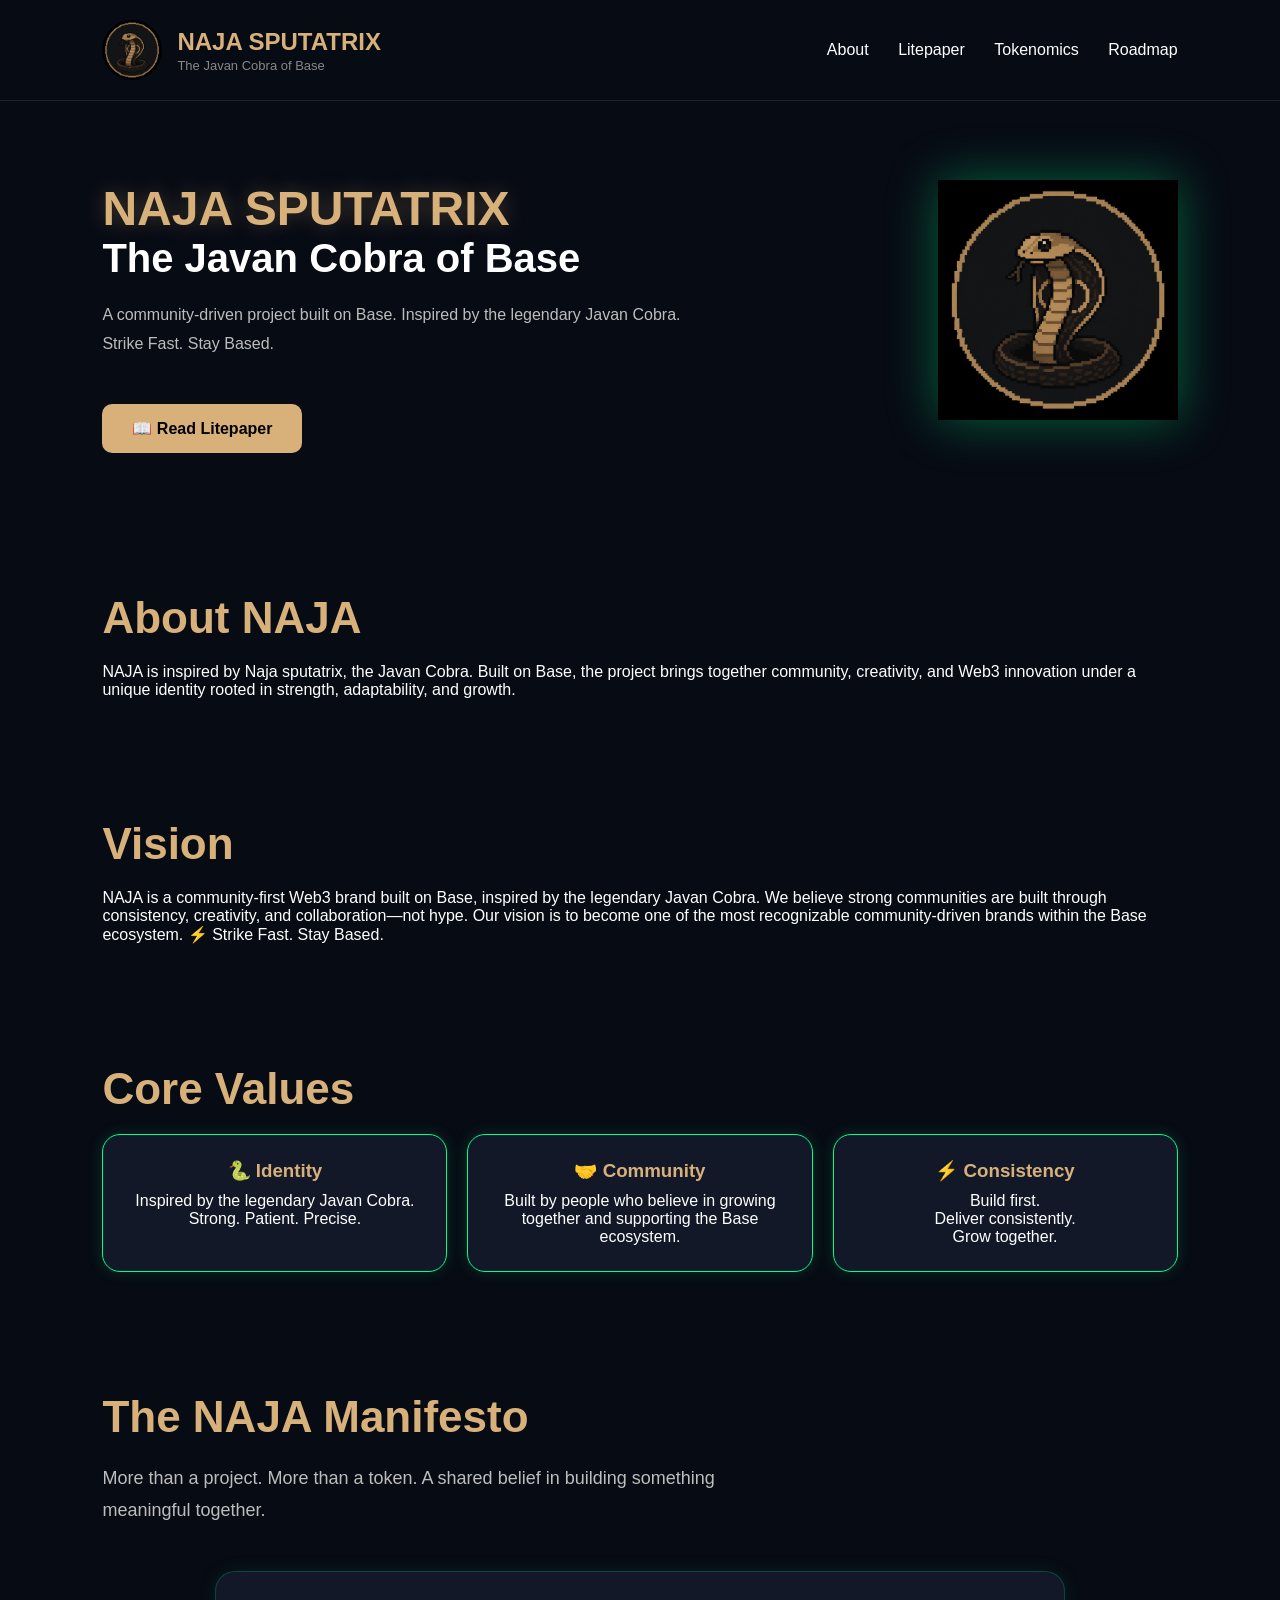
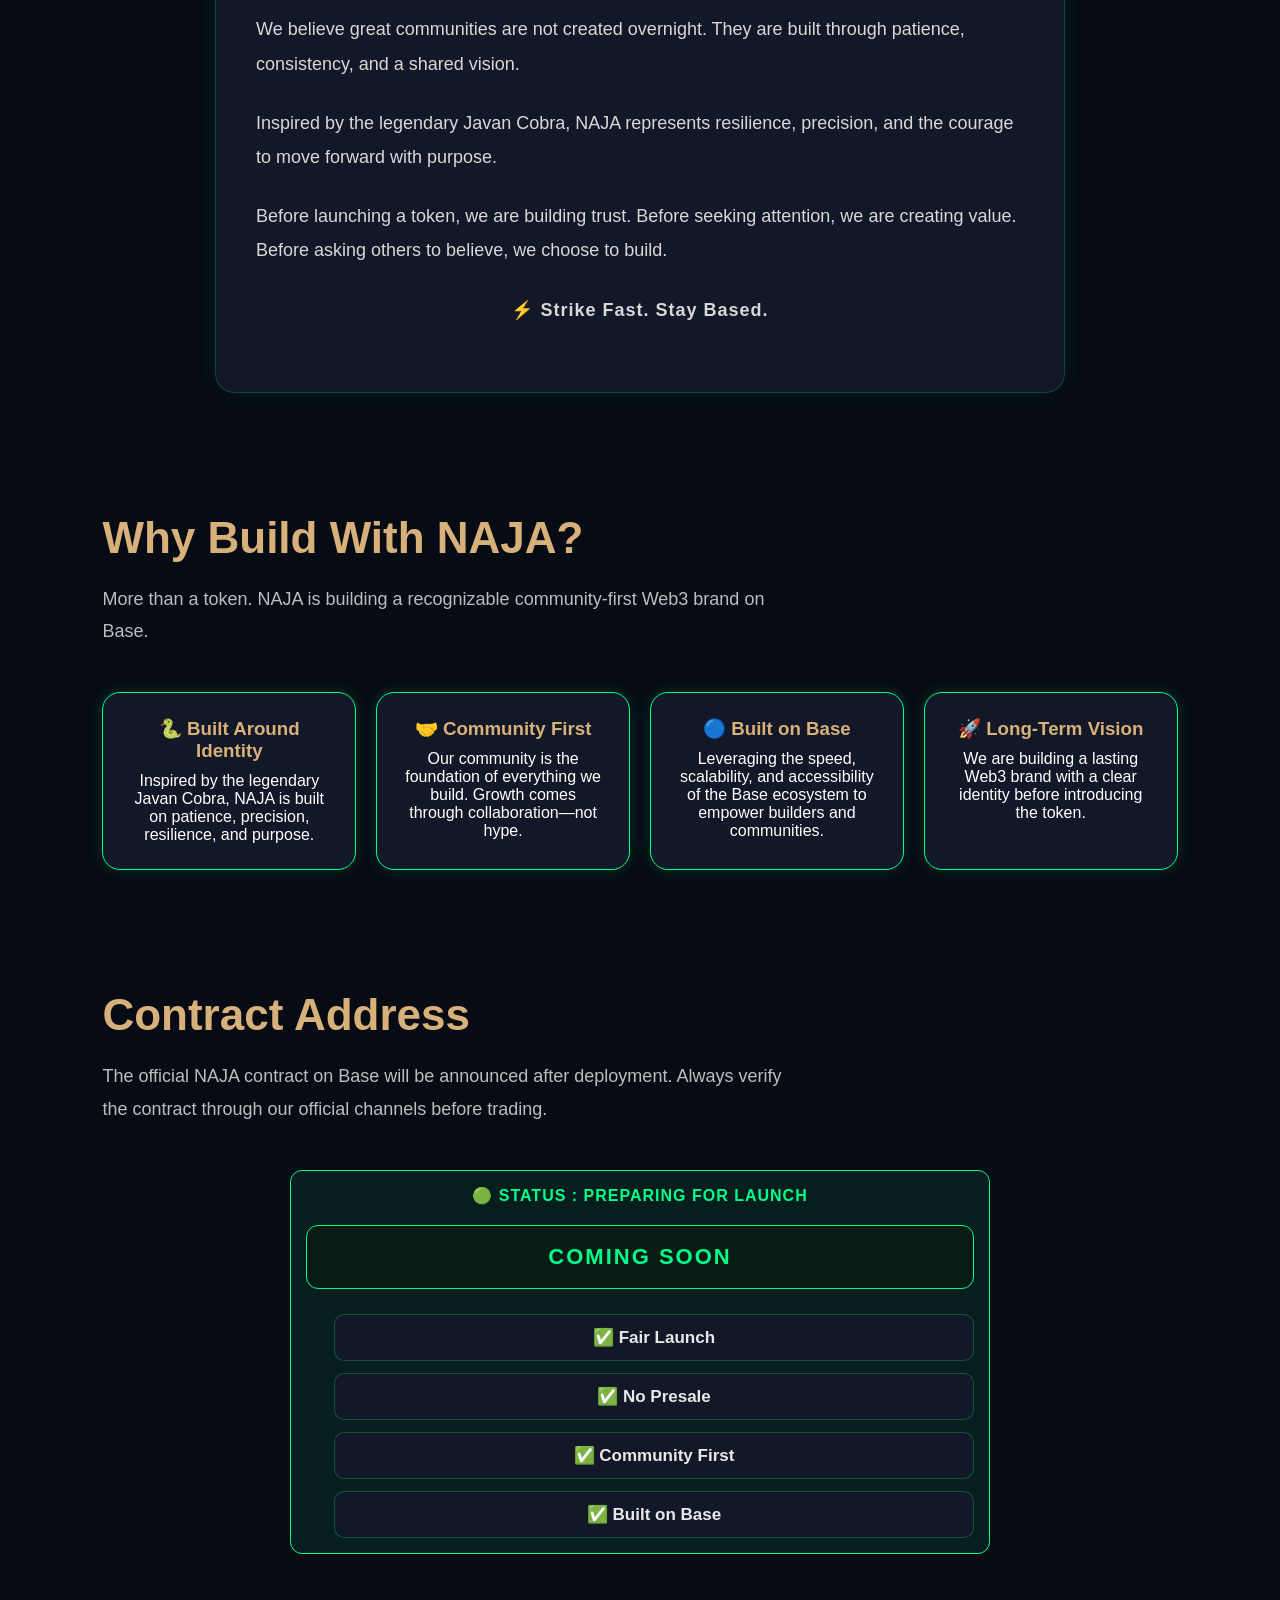
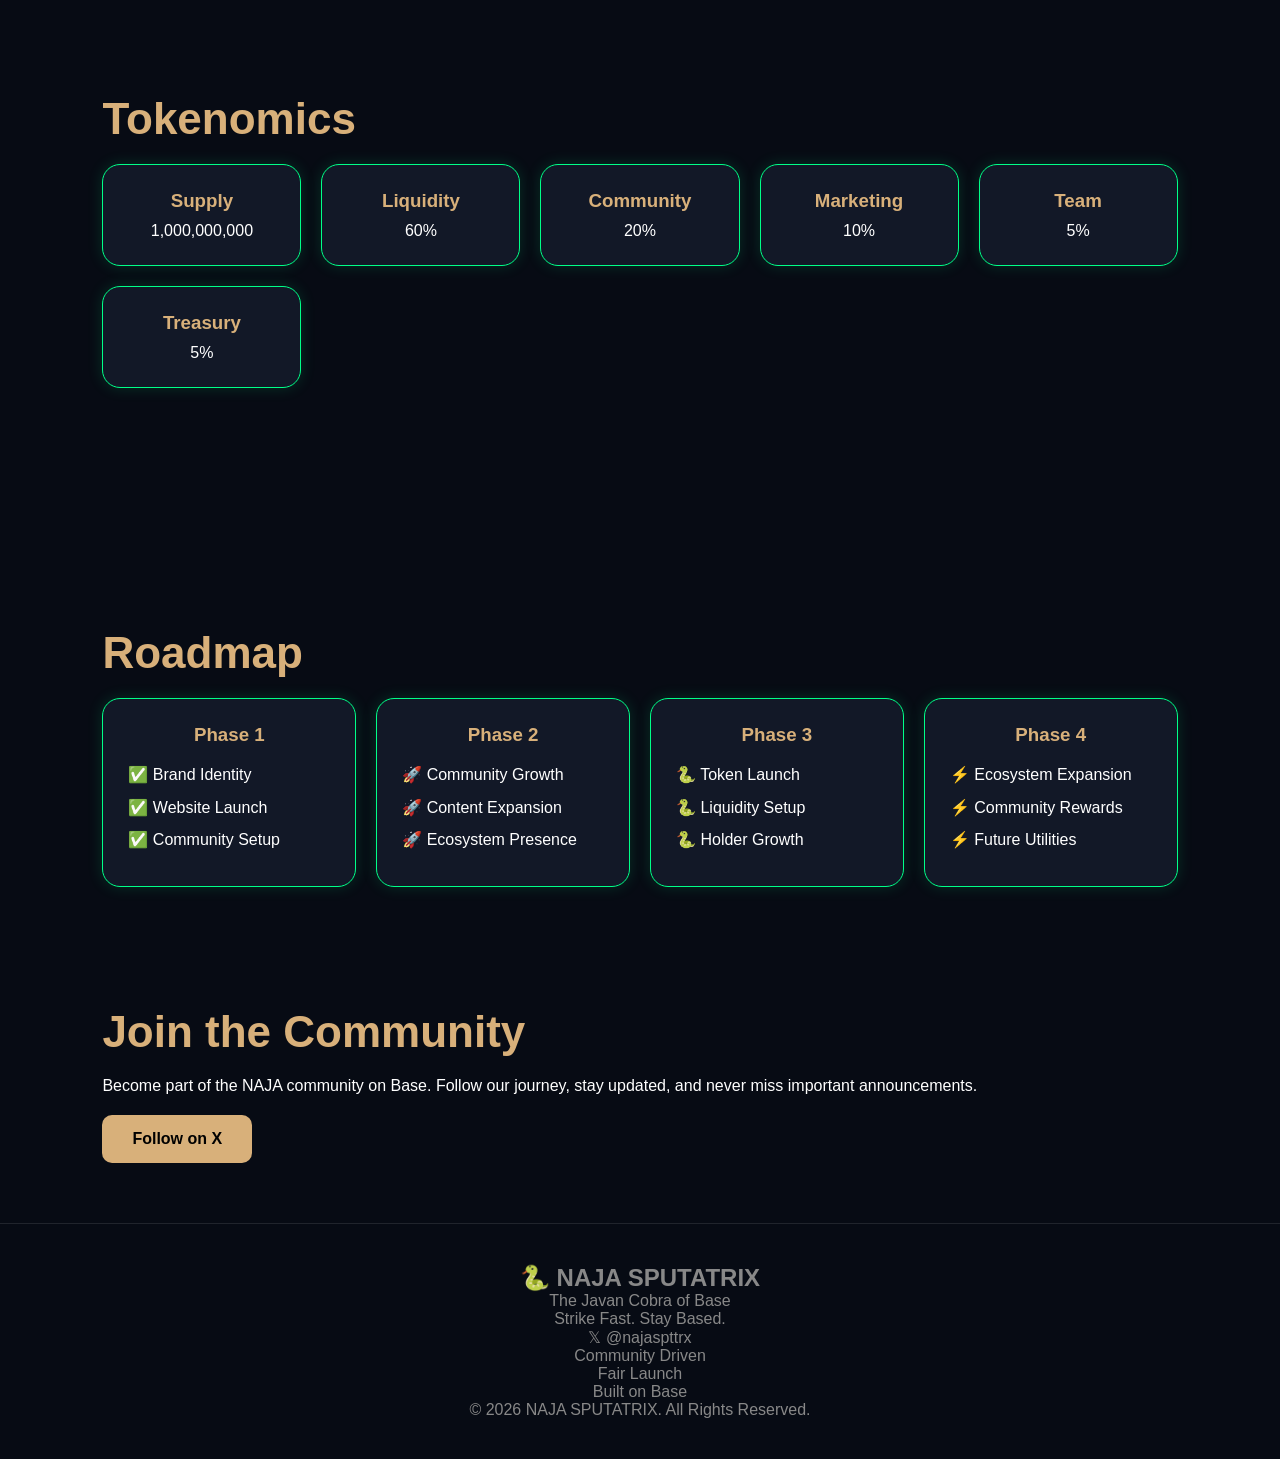
<file: index.html>
<!DOCTYPE html>
<html lang="en">
<head>
<meta charset="UTF-8">
<meta name="viewport" content="width=device-width, initial-scale=1.0">

<title>NAJA | The Javan Cobra of Base</title>

<style>

*{
margin:0;
padding:0;
box-sizing:border-box;
font-family:Arial, sans-serif;
}

body{
background:#070b14;
color:white;
}

nav{
display:flex;
justify-content:space-between;
align-items:center;
padding:20px 8%;
border-bottom:1px solid rgba(255,255,255,0.1);
}

.brand{
display:flex;
align-items:center;
gap:15px;
}

.brand img{
width:60px;
height:60px;
border-radius:50%;
}

.brand h2{
    color:#d8b07a;
    font-size:24px;
    margin-bottom:2px;
}

.brand p{
    font-size:13px;
    color:#888;
}

.menu a{
    color:white;
    text-decoration:none;
    margin-left:25px;
    transition:0.3s;
}

.menu a:hover{
    color:#00ff88;
}

.hero{
display:flex;
align-items:center;
justify-content:space-between;
padding:80px 8%;
flex-wrap:wrap;
gap:80px;
}

.hero-text{
max-width:600px;
}

.hero-text h1{
font-size:48px;
color:#d8b07a;
text-shadow:0 0 20px rgba(216,176,122,0.3);    
}

.hero-text h3{
font-size:40px;
margin-bottom:20px;
}

.hero-text p{
color:#bdbdbd;
line-height:1.8;
margin-bottom:25px;   
}

.hero-logo img{
    width:240px;
    max-width:100%;
    filter:drop-shadow(0 0 25px rgba(0,255,136,0.35));
    transition:0.3s;
    margin-top:-30px;
}

.btn{
display:inline-block;
padding:15px 30px;
background:#d8b07a;
color:black;
text-decoration:none;
border-radius:10px;
font-weight:bold;
margin-right:10px;
margin-top:20px;
}

.section{
padding:60px 8%;
}

.section h2{
    color:#d8b07a;
    font-size:44px;
    font-weight:700;
    margin-bottom:20px;
}

.cards{
    display:grid;
    grid-template-columns:repeat(auto-fit,minmax(180px,1fr));
    gap:20px;
}

.card{
    background:#121827;
    padding:25px;
    border-radius:18px;
    text-align:center;
    border:1px solid #00ff88;
    box-shadow:0 0 15px rgba(0,255,136,0.15);
    transition:0.3s;
}
    
.section-subtitle{
max-width:700px;
margin:15px 0 45px;
color:#bdbdbd;
font-size:18px;
line-height:1.8;
}
.card:hover{
    transform:translateY(-5px);
    box-shadow:0 0 25px rgba(0,255,136,0.35);
}

.card h3{
color:#d8b07a;
margin-bottom:10px;
}
.status{
color:#00ff88;
font-weight:bold;
margin-bottom:20px;
letter-spacing:1px;
}

.contract-info{
margin-top:25px;
display:flex;
flex-direction:column;
align-items:flex-start;
gap:12px;
padding-left:28px;
}
.manifesto{
max-width:850px;
margin:0 auto;
padding:40px;
background:#121827;
border:1px solid rgba(0,255,136,.2);
border-radius:20px;
box-shadow:0 0 20px rgba(0,255,136,.08);
}

.manifesto p{
font-size:18px;
line-height:1.9;
color:#d8d8d8;
margin-bottom:25px;
}

.manifesto-end{
text-align:center;
font-size:22px;
font-weight:bold;
color:#d8b07a;
letter-spacing:1px;
}    
.feature{
background:#121827;
border:1px solid rgba(0,255,136,.25);
border-radius:10px;
padding:12px 16px;
font-size:17px;
font-weight:600;
color:#e8e8e8;
width:100%;
box-sizing:border-box;
transition:.3s;
}

.feature:hover{
border-color:#00ff88;
transform:translateX(6px);
box-shadow:0 0 15px rgba(0,255,136,.2);
}    

.contract-info p{
margin:0;
font-size:18px;
font-weight:600;
color:#e8e8e8;
line-height:1.5;

}

.contract{
background:#081b14;
border:1px solid #00ff88;
padding:18px;
border-radius:12px;
font-size:22px;
font-weight:bold;
color:#00ff88;
text-align:center;
letter-spacing:2px;
}

footer{
padding:40px;
text-align:center;
color:#888;
border-top:1px solid rgba(255,255,255,.1);
}
.hero-banner{
    width:100%;
    max-width:1000px;
    display:block;
    margin:20px auto;
    border-radius:20px;
}.contract-box{
    max-width:700px;
    margin:20px auto;
    padding:15px;
    border:1px solid #00ff88;
    border-radius:12px;
    background:rgba(0,255,136,0.08);
    color:#00ff88;
    font-weight:bold;
    text-align:center;
}

@media(max-width:768px){

nav{
    flex-direction:column;
    gap:15px;
}

.hero{
    flex-direction:column;
    text-align:center;
}

.hero-text h1{
    font-size:56px;
}

.hero-text h3{
    font-size:24px;
}

.hero-logo img{
    width:280px;
}

    }
 .roadmap-list{
    list-style:none;
    padding:0;
    margin:18px 0 0;
    text-align:left;
}

.roadmap-list li{
    display:flex;
    align-items:center;
    gap:10px;
    margin:10px 0;
    font-size:16px;
    line-height:1.4;
}
}  
 .community{
    text-align:center;
    padding:70px 20px;
}

.community h2{
    margin-bottom:20px;
}

.community-text{
    max-width:650px;
    margin:0 auto 35px;
    color:#bdbdbd;
    line-height:1.8;
    font-size:18px;
}

.community .btn{
    display:inline-block;
    padding:18px 48px;
    font-size:20px;
    font-weight:bold;
    border-radius:14px;

}

.community .btn:hover{
    transform:translateY(-4px);
    box-shadow:0 0 35px rgba(0,255,136,.5);
}
#topBtn{
    display:none;
    position:fixed;
    right:22px;
    bottom:22px;
    width:42px;
    height:42px;
    border:1px solid rgba(0,255,136,.3);
    border-radius:50%;
    background:rgba(7,11,20,.88);
    color:#00ff88;
    font-size:18px;
    cursor:pointer;
    transition:.3s;
    z-index:999;
}

#topBtn:hover{
    background:#00ff88;
    color:#071018;
    transform:translateY(-3px);
    box-shadow:0 0 18px rgba(0,255,136,.35);
}    
</style>
</head>

<body>

<nav>

<div class="brand">
<img src="file_00000000f69072099e9d10f8ae408ad6.png">
<div>
<h2>NAJA SPUTATRIX</h2>
<p>The Javan Cobra of Base</p>
</div>
</div>

<div class="menu">
<a href="#about">About</a>
<a href="litepaper.html">Litepaper</a>
<a href="#tokenomics">Tokenomics</a>
<a href="#roadmap">Roadmap</a>
</div>

</nav>

<section class="hero">

<div class="hero-text">

<h1>NAJA SPUTATRIX</h1>

<h3>The Javan Cobra of Base</h3>

<p>
A community-driven project built on Base.
Inspired by the legendary Javan Cobra.

Strike Fast. Stay Based.
</p>
<a href="litepaper.html" class="btn">
📖 Read Litepaper
</a>
</div>

<div class="hero-logo">
<img src="file_00000000f69072099e9d10f8ae408ad6.png">
</div>

</section>

<section id="about" class="section">

<h2>About NAJA</h2>

<p>
NAJA is inspired by Naja sputatrix, the Javan Cobra.
Built on Base, the project brings together community, creativity, and Web3 innovation under a unique identity rooted in strength, adaptability, and growth.
</p>

</section>
<section id="vision" class="section">

<h2>Vision</h2>

<p>
NAJA is a community-first Web3 brand built on Base, inspired by the legendary Javan Cobra.

We believe strong communities are built through consistency, creativity, and collaboration—not hype.

Our vision is to become one of the most recognizable community-driven brands within the Base ecosystem.

⚡ Strike Fast. Stay Based.
</p>

</section>
    <section id="values" class="section">

<h2>Core Values</h2>

<div class="cards">

<div class="card">
<h3>🐍 Identity</h3>
<p>
Inspired by the legendary Javan Cobra.<br>
Strong. Patient. Precise.
</p>
</div>

<div class="card">
<h3>🤝 Community</h3>
<p>
Built by people who believe in growing together and supporting the Base ecosystem.
</p>
</div>

<div class="card">
<h3>⚡ Consistency</h3>
<p>
Build first.<br>
Deliver consistently.<br>
Grow together.
</p>
</div>

</div>

</section>
<section id="manifesto" class="section">

<h2>The NAJA Manifesto</h2>

<p class="section-subtitle">
More than a project. More than a token.
A shared belief in building something meaningful together.
</p>

<div class="manifesto">

<p>
We believe great communities are not created overnight.
They are built through patience, consistency, and a shared vision.
</p>

<p>
Inspired by the legendary Javan Cobra, NAJA represents resilience,
precision, and the courage to move forward with purpose.
</p>

<p>
Before launching a token, we are building trust.
Before seeking attention, we are creating value.
Before asking others to believe, we choose to build.
</p>

<p class="manifesto-end">

⚡ Strike Fast. Stay Based.

</p>

</div>

</section>    
  <section id="why" class="section">

<h2>Why Build With NAJA?</h2>

<p class="section-subtitle">
More than a token. NAJA is building a recognizable community-first Web3 brand on Base.
</p>  

<div class="cards">

<div class="card">
<h3>🐍 Built Around Identity</h3>
<p>
Inspired by the legendary Javan Cobra, NAJA is built on patience, precision, resilience, and purpose.
</p>
</div>

<div class="card">
<h3>🤝 Community First</h3>
<p>
Our community is the foundation of everything we build. Growth comes through collaboration—not hype.
</p>
</div>

<div class="card">
<h3>🔵 Built on Base</h3>
<p>
Leveraging the speed, scalability, and accessibility of the Base ecosystem to empower builders and communities.
</p>
</div>

<div class="card">
<h3>🚀 Long-Term Vision</h3>
<p>
We are building a lasting Web3 brand with a clear identity before introducing the token.
</p>
</div>

</div>

</section>  
<section class="section" id="contract">

<h2>Contract Address</h2>

<p class="section-subtitle">
The official NAJA contract on Base will be announced after deployment.
Always verify the contract through our official channels before trading.
</p>

<div class="contract-box">

<div class="status">
🟢 STATUS : PREPARING FOR LAUNCH
</div>

<div class="contract">
COMING SOON
</div>

<div class="contract-info">

<div class="feature">✅ Fair Launch</div>

<div class="feature">✅ No Presale</div>

<div class="feature">✅ Community First</div>

<div class="feature">✅ Built on Base</div>

</div>

</div>

</section>

<section id="tokenomics" class="section">

<h2>Tokenomics</h2>

<div class="cards">

<div class="card">
<h3>Supply</h3>
<p>1,000,000,000</p>
</div>

<div class="card">
<h3>Liquidity</h3>
<p>60%</p>
</div>

<div class="card">
<h3>Community</h3>
<p>20%</p>
</div>

<div class="card">
<h3>Marketing</h3>
<p>10%</p>
</div>

<div class="card">
<h3>Team</h3>
<p>5%</p>
</div>

<div class="card">
<h3>Treasury</h3>
<p>5%</p>
</div>

</div>

</section>

<section class="section">


</section>

<section id="roadmap" class="section">

<h2>Roadmap</h2>

<div class="cards">

<div class="card">
<h3>Phase 1</h3>

<ul class="roadmap-list">
    <li>✅ Brand Identity</li>
    <li>✅ Website Launch</li>
    <li>✅ Community Setup</li>
</ul>
</div>

<div class="card">
<h3>Phase 2</h3>

<ul class="roadmap-list">
    <li>🚀 Community Growth</li>
    <li>🚀 Content Expansion</li>
    <li>🚀 Ecosystem Presence</li>
</ul>
</div>

<div class="card">
<h3>Phase 3</h3>

<ul class="roadmap-list">
    <li>🐍 Token Launch</li>
    <li>🐍 Liquidity Setup</li>
    <li>🐍 Holder Growth</li>
</ul>
</div>

<div class="card">
<h3>Phase 4</h3>

<ul class="roadmap-list">
    <li>⚡ Ecosystem Expansion</li>
    <li>⚡ Community Rewards</li>
    <li>⚡ Future Utilities</li>
</ul>
</div>

</div>

</section>

<section class="section">

<h2>Join the Community</h2>

<p>
Become part of the NAJA community on Base.
Follow our journey, stay updated, and never miss important announcements.
</p>

<a href="https://x.com/najaspttrx" class="btn">
Follow on X
</a>

</section>

<footer class="footer">

<h2>🐍 NAJA SPUTATRIX</h2>

<p class="footer-tagline">
The Javan Cobra of Base
</p>

<p class="footer-motto">
Strike Fast. Stay Based.
</p>

<div class="footer-divider"></div>

<div class="footer-links">
<p>𝕏 @najaspttrx</p>
<p>Community Driven</p>
<p>Fair Launch</p>
<p>Built on Base</p>
</div>

<div class="footer-divider"></div>

<p class="copyright">
© 2026 NAJA SPUTATRIX. All Rights Reserved.
</p>

</footer>
<button id="topBtn" onclick="topFunction()">↑</button>
<script>
let topBtn = document.getElementById("topBtn");

window.onscroll = function () {
    if (document.body.scrollTop > 350 || document.documentElement.scrollTop > 350) {
        topBtn.style.display = "block";
    } else {
        topBtn.style.display = "none";
    }
};

function topFunction() {
    window.scrollTo({
        top: 0,
        behavior: "smooth"
    });
}
</script>    
</body>
  </html>
</file>
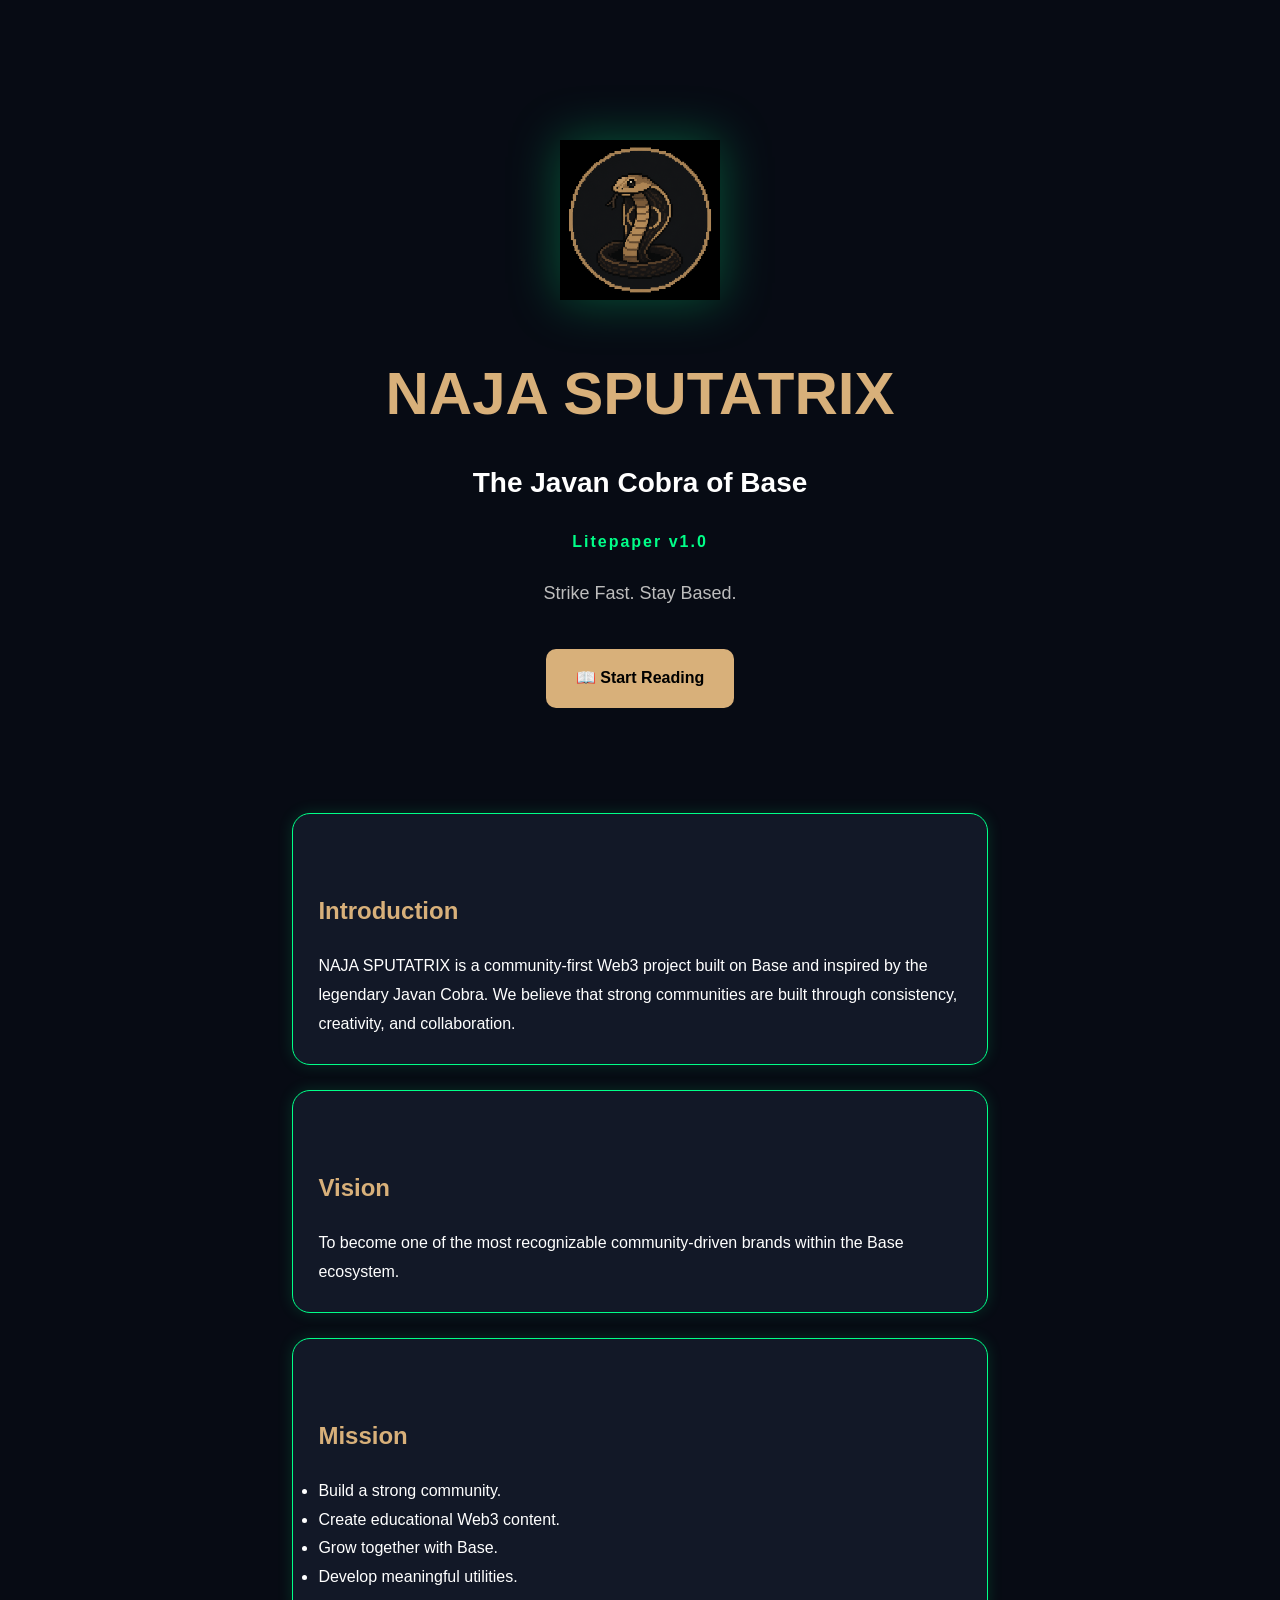
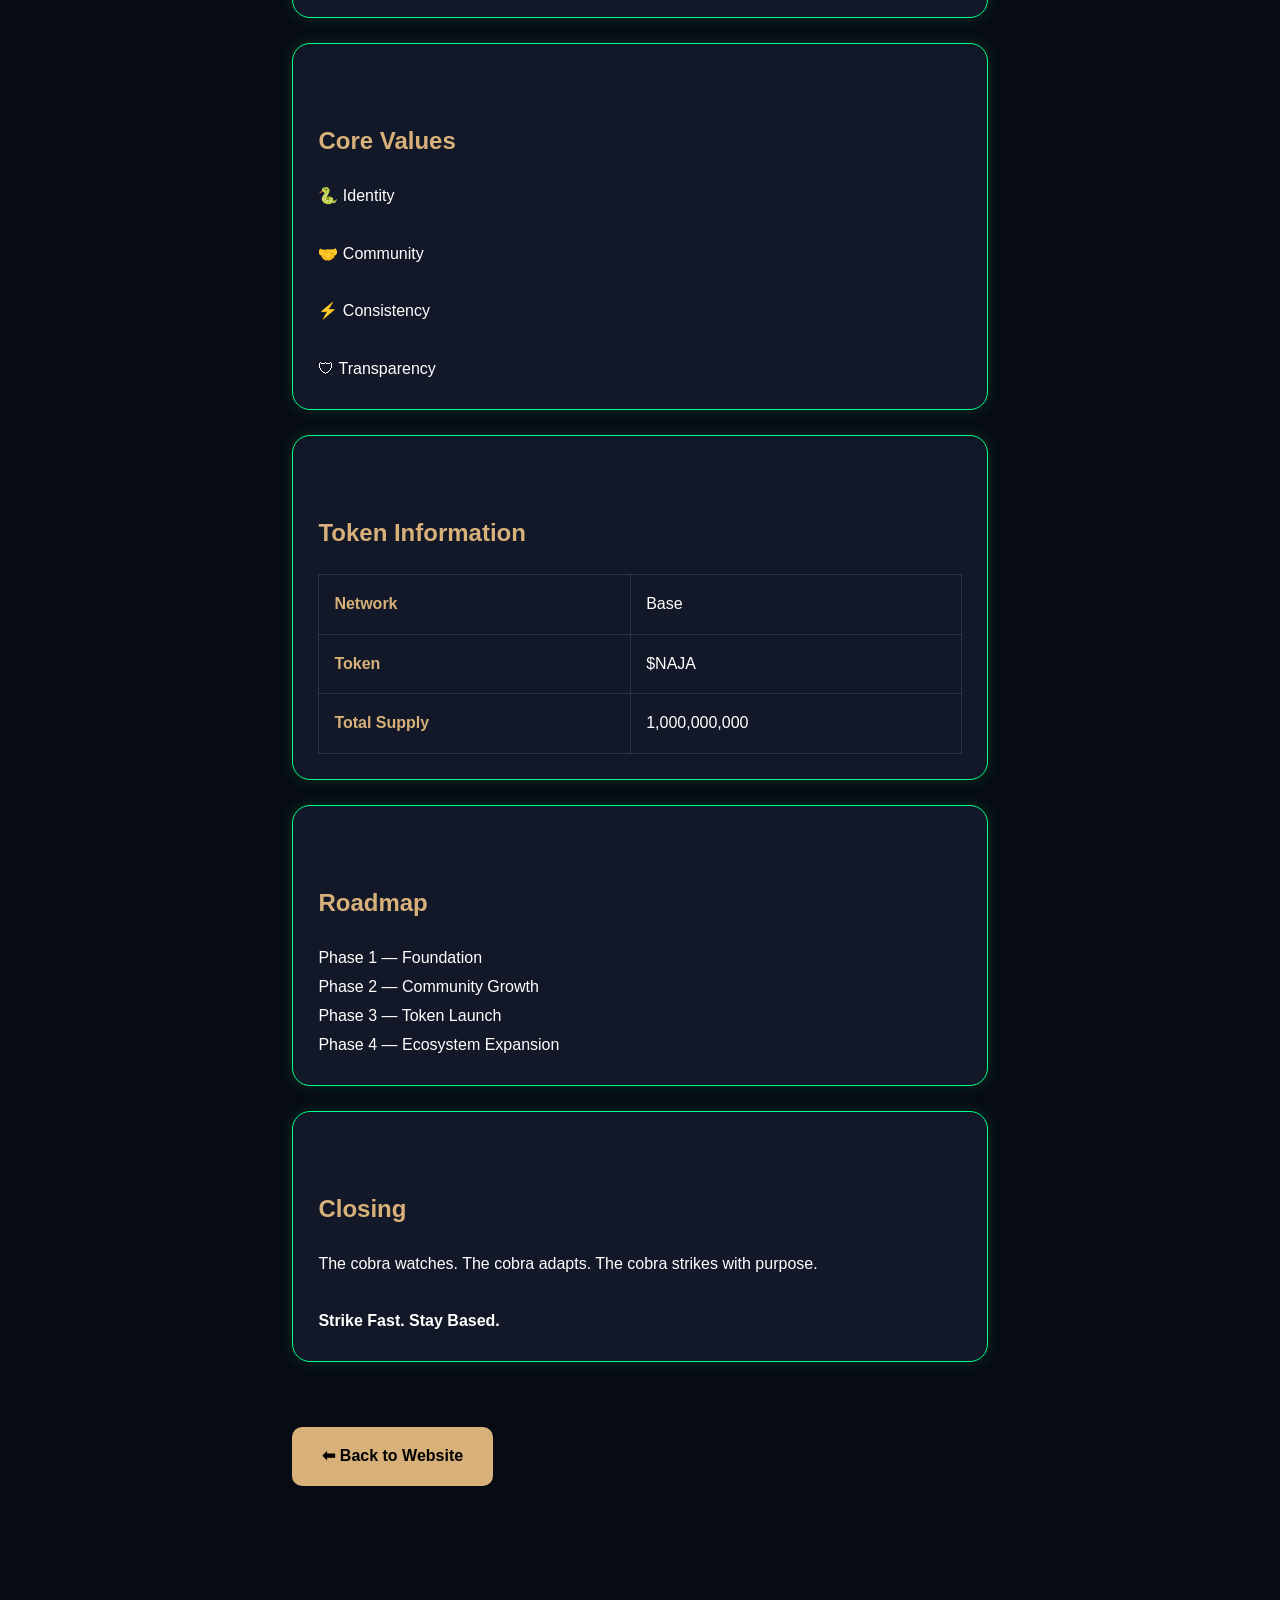
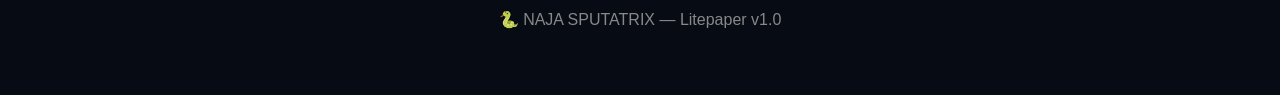
<file: litepaper.html>
<!DOCTYPE html>
<html lang="en">
<head>
<meta charset="UTF-8">
<meta name="viewport" content="width=device-width, initial-scale=1.0">

<title>NAJA Litepaper</title>

<style>

*{
margin:0;
padding:0;
box-sizing:border-box;
font-family:Arial,sans-serif;
}

body{
background:#070b14;
color:white;
line-height:1.8;
}

.container{
max-width:900px;
margin:auto;
padding:60px 8%;
}

h1{
font-size:50px;
color:#d8b07a;
text-align:center;
margin-bottom:10px;
}

h2{
color:#d8b07a;
margin-top:50px;
margin-bottom:20px;
}

.subtitle{
text-align:center;
color:#00ff88;
margin-bottom:40px;
}

.card{
background:#121827;
border:1px solid #00ff88;
border-radius:18px;
padding:25px;
margin:25px 0;
box-shadow:0 0 15px rgba(0,255,136,.15);
}

table{
width:100%;
border-collapse:collapse;
margin-top:20px;
}

th,td{
padding:15px;
border:1px solid rgba(255,255,255,.1);
text-align:left;
}

th{
color:#d8b07a;
}

.btn{
display:inline-block;
margin-top:40px;
padding:15px 30px;
background:#d8b07a;
color:black;
text-decoration:none;
border-radius:10px;
font-weight:bold;
}

.btn:hover{
box-shadow:0 0 20px rgba(216,176,122,.4);
}

footer{
text-align:center;
padding:60px;
color:#888;
}
.cover{
    text-align:center;
    padding:80px 20px;
}

.cover-logo{
    width:160px;
    margin-bottom:30px;
    filter:drop-shadow(0 0 25px rgba(0,255,136,.3));
}

.cover h1{
    font-size:60px;
    color:#d8b07a;
    margin-bottom:10px;
}

.cover h3{
    font-size:28px;
    color:white;
    margin-bottom:20px;
}

.version{
    color:#00ff88;
    font-weight:bold;
    letter-spacing:2px;
    margin-bottom:20px;
}

.tagline{
    color:#bdbdbd;
    font-size:18px;
}
</style>

</head>

<body>

<div class="container">

<div class="cover">

<img src="file_00000000f69072099e9d10f8ae408ad6.png" class="cover-logo">

<h1>NAJA SPUTATRIX</h1>

<h3>The Javan Cobra of Base</h3>

<p class="version">
Litepaper v1.0
</p>

<p class="tagline">
Strike Fast. Stay Based.
</p>

<a href="#toc" class="btn">
📖 Start Reading
</a>

</div>

<div class="card">

<h2>Introduction</h2>

<p>
NAJA SPUTATRIX is a community-first Web3 project built on Base and inspired by the legendary Javan Cobra.
We believe that strong communities are built through consistency, creativity, and collaboration.
</p>

</div>

<div class="card">

<h2>Vision</h2>

<p>
To become one of the most recognizable community-driven brands within the Base ecosystem.
</p>

</div>

<div class="card">

<h2>Mission</h2>

<ul>

<li>Build a strong community.</li>

<li>Create educational Web3 content.</li>

<li>Grow together with Base.</li>

<li>Develop meaningful utilities.</li>

</ul>

</div>

<div class="card">

<h2>Core Values</h2>

<p>

🐍 Identity

<br><br>

🤝 Community

<br><br>

⚡ Consistency

<br><br>

🛡 Transparency

</p>

</div>

<div class="card">

<h2>Token Information</h2>

<table>

<tr>

<th>Network</th>

<td>Base</td>

</tr>

<tr>

<th>Token</th>

<td>$NAJA</td>

</tr>

<tr>

<th>Total Supply</th>

<td>1,000,000,000</td>

</tr>

</table>

</div>

<div class="card">

<h2>Roadmap</h2>

<p>

Phase 1 — Foundation

<br>

Phase 2 — Community Growth

<br>

Phase 3 — Token Launch

<br>

Phase 4 — Ecosystem Expansion

</p>

</div>

<div class="card">

<h2>Closing</h2>

<p>

The cobra watches.

The cobra adapts.

The cobra strikes with purpose.

<br><br>

<strong>Strike Fast. Stay Based.</strong>

</p>

</div>

<a href="index.html" class="btn">

⬅ Back to Website

</a>

</div>

<footer>

🐍 NAJA SPUTATRIX — Litepaper v1.0

</footer>

</body>

</html>
</file>
